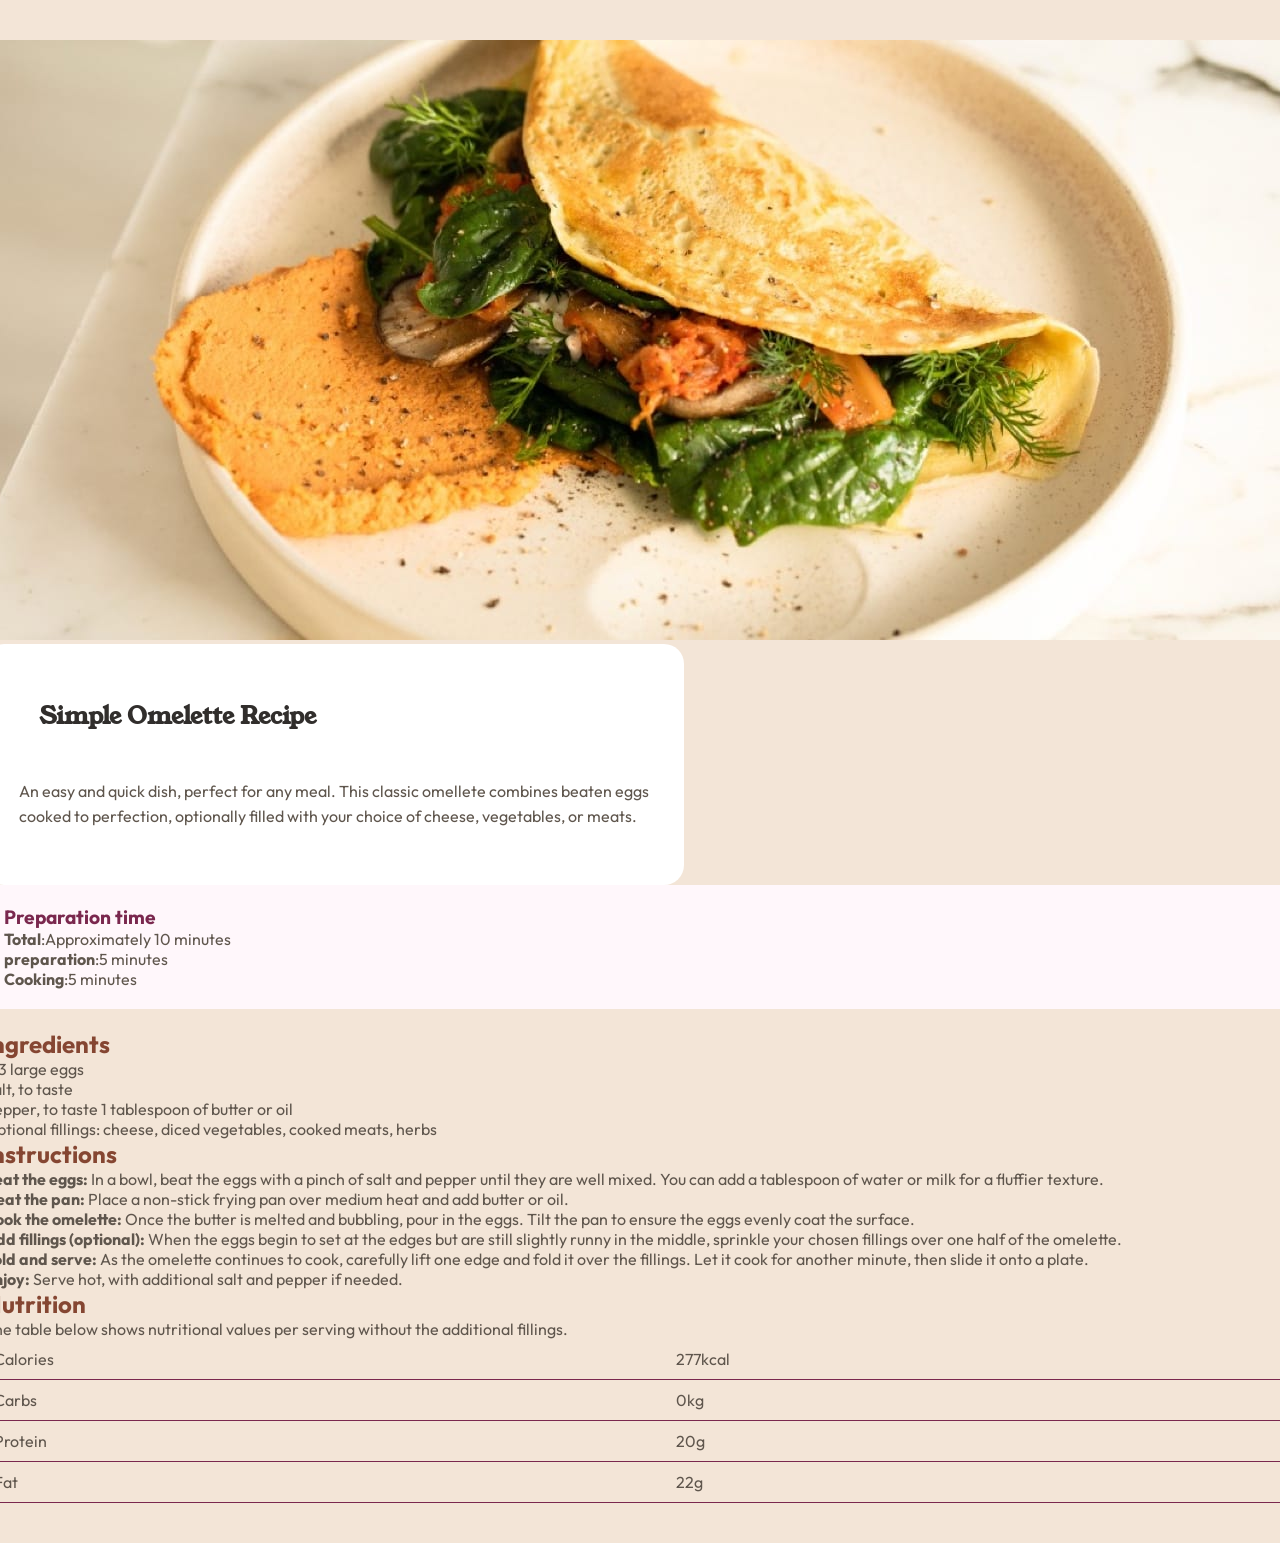
<file: index.html>
<!DOCTYPE html> 
<html>
    <head>
        <title>Recipe page</title>
        <link rel="stylesheet" href="recipe.css">
    </head>
</html>
<body>
    <div class="Recipe">
    <div class="image">
        <img src="images/image-omelette.png">
    </div>

    <div  class="recipe">
        <h3>Simple Omelette Recipe</h3>
        <p><br>An easy and quick dish, perfect for any meal. This classic omellete combines beaten eggs</br> cooked to perfection, optionally filled with your choice of cheese, vegetables, or meats.</p>
    </div>
    <div class="preparation-time">
        <h3>Preparation time</h3>
        <ul>
            <li><b>Total</b>:Approximately 10 minutes</li>
            <li><b>preparation</b>:5 minutes</li>
            <li><b>Cooking</b>:5 minutes</li>
        </ul>
    </div>

    <div class="Ingredients">
        <h3> Ingredients</h3>
        <ul>
            <li>2-3 large eggs</li>
            <li>Salt, to taste</li>
            <li>Pepper, to taste 1 tablespoon of butter or oil</li>
            <li>Optional fillings: cheese, diced vegetables, cooked meats, herbs</li>
        </ul>
    </div>

    <div class="Instructions">
        <h3>Instructions</h3>
        <ol>
            <li><b>Beat the eggs:</b> In a bowl, beat the eggs with a pinch of salt and pepper until they are well mixed. You can add a tablespoon of water or milk for a fluffier texture.</li>
            <li><b>Heat the pan:</b> Place a non-stick frying pan over medium heat and add butter or oil.</li>
            <li><b>Cook the omelette:</b> Once the butter is melted and bubbling, pour in the eggs. Tilt the pan to ensure the eggs evenly coat the surface.</li>
            <li><b> Add fillings (optional):</b> When the eggs begin to set at the edges but are still slightly runny in the middle, sprinkle your chosen fillings over one half of the omelette.</li>
            <li><b>Fold and serve:</b> As the omelette continues to cook, carefully lift one edge and fold it over the fillings. Let it cook for another minute, then slide it onto a plate.</li>
            <li><b>Enjoy:</b> Serve hot, with additional salt and pepper if needed.</li>
        </ol>
    </div>

    <div class="Nutrition">
        <h3>Nutrition</h3>
        <table class="table">
            <tr>
                <td>Calories</td>
                <td>277kcal</td>
            </tr>        <p>The table below shows nutritional values per serving without the additional fillings.</p>

            <tr>
                <td>Carbs</td>
                <td>0kg</td>
            </tr>
            <tr>
                <td>Protein</td>
                <td>20g</td>
            </tr>
            <tr>
                <td>Fat</td>
                <td>22g</td>
            </tr>
        </table>
        <div>
            <footer class="attribution">
            </footer>
        </div>
    </div>
</body>
</file>
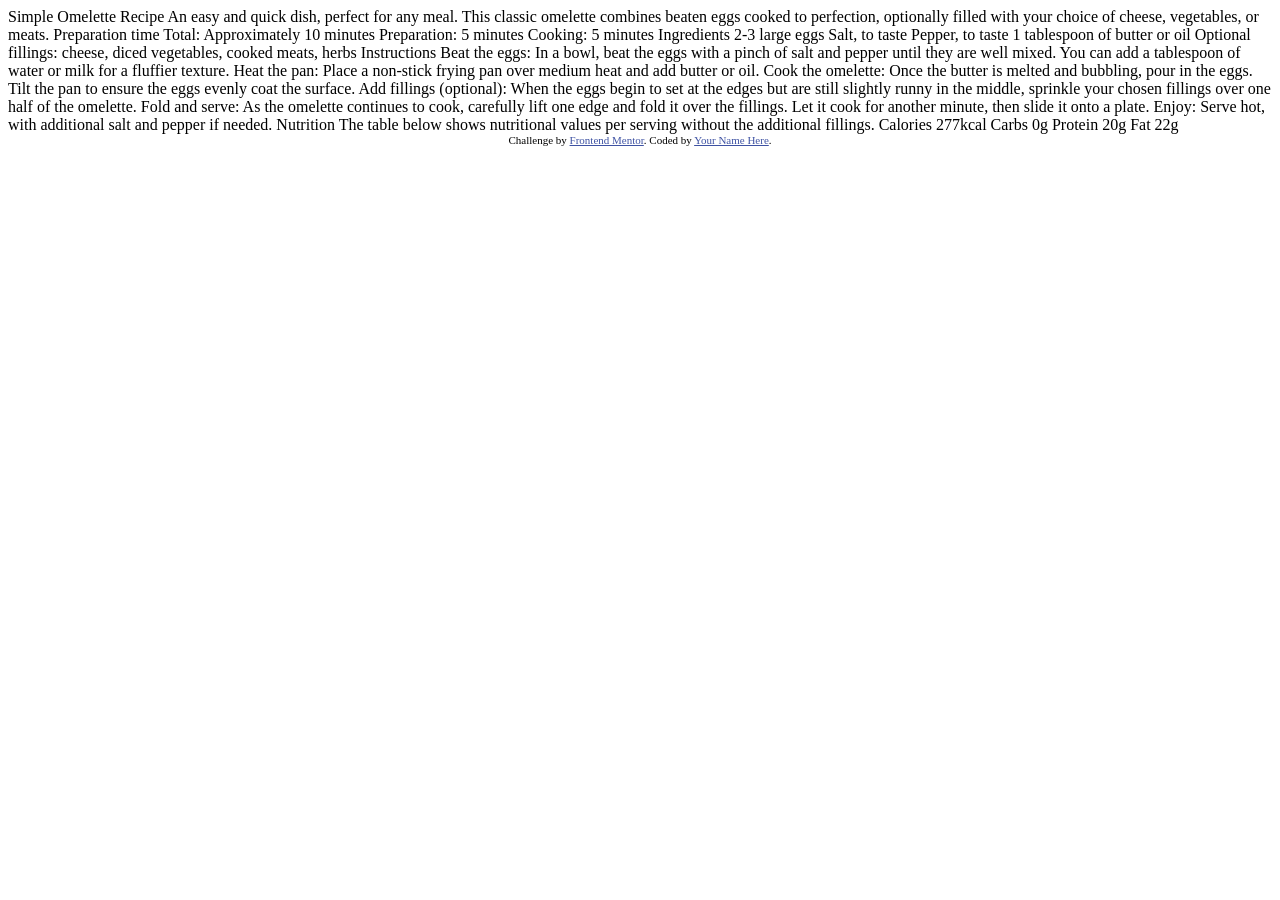
<file: images/recipe-page-main/index.html>
<!DOCTYPE html>
<html lang="en">
<head>
  <meta charset="UTF-8">
  <meta name="viewport" content="width=device-width, initial-scale=1.0"> <!-- displays site properly based on user's device -->

  <link rel="icon" type="image/png" sizes="32x32" href="./assets/images/favicon-32x32.png">
  
  <title>Frontend Mentor | Recipe page</title>

  <!-- Feel free to remove these styles or customise in your own stylesheet 👍 -->
  <style>
    .attribution { font-size: 0.6875rem; text-align: center; }
    .attribution a { color: hsl(228, 45%, 44%); }
  </style>
</head>
<body>

  Simple Omelette Recipe

  An easy and quick dish, perfect for any meal. This classic omelette combines beaten eggs cooked 
  to perfection, optionally filled with your choice of cheese, vegetables, or meats.

  Preparation time

  Total: Approximately 10 minutes
  Preparation: 5 minutes
  Cooking: 5 minutes

  Ingredients

  2-3 large eggs
  Salt, to taste
  Pepper, to taste
  1 tablespoon of butter or oil
  Optional fillings: cheese, diced vegetables, cooked meats, herbs

  Instructions

  Beat the eggs: In a bowl, beat the eggs with a pinch of salt and pepper until they are well mixed. 
  You can add a tablespoon of water or milk for a fluffier texture.

  Heat the pan: Place a non-stick frying pan over medium heat and add butter or oil.

  Cook the omelette: Once the butter is melted and bubbling, pour in the eggs. Tilt the pan to ensure 
  the eggs evenly coat the surface.

  Add fillings (optional): When the eggs begin to set at the edges but are still slightly runny in the 
  middle, sprinkle your chosen fillings over one half of the omelette.

  Fold and serve: As the omelette continues to cook, carefully lift one edge and fold it over the 
  fillings. Let it cook for another minute, then slide it onto a plate.

  Enjoy: Serve hot, with additional salt and pepper if needed.

  Nutrition

  The table below shows nutritional values per serving without the additional fillings.

  Calories
  277kcal

  Carbs
  0g

  Protein
  20g

  Fat
  22g
  
  <footer class="attribution">
    Challenge by <a href="https://www.frontendmentor.io?ref=challenge">Frontend Mentor</a>. 
    Coded by <a href="#">Your Name Here</a>.
  </footer>
</body>
</html>
</file>
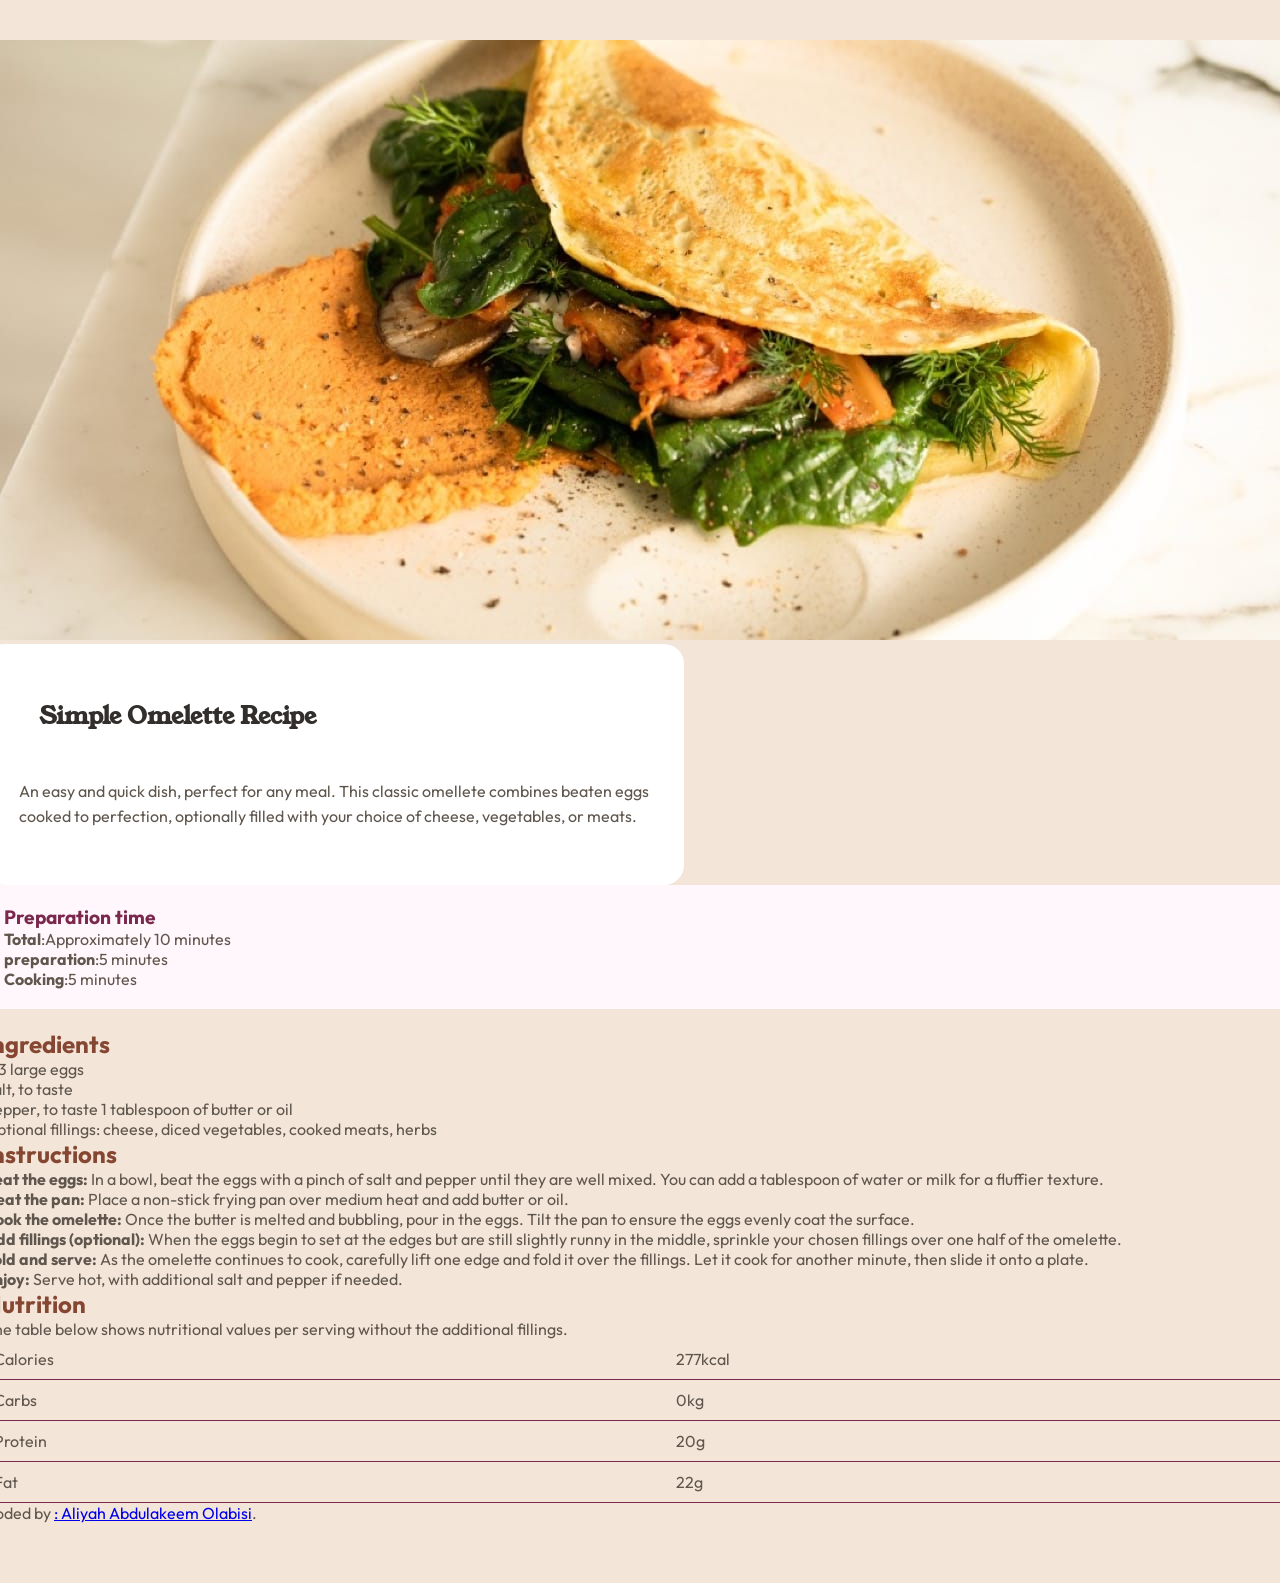
<file: recipe.html>
<!DOCTYPE html> 
<html>
    <head>
        <title>Recipe page</title>
        <link rel="stylesheet" href="recipe.css">
    </head>
</html>
<body>
    <div class="Recipe">
    <div class="image">
        <img src="images/image-omelette.png">
    </div>

    <div  class="recipe">
        <h3>Simple Omelette Recipe</h3>
        <p><br>An easy and quick dish, perfect for any meal. This classic omellete combines beaten eggs</br> cooked to perfection, optionally filled with your choice of cheese, vegetables, or meats.</p>
    </div>
    <div class="preparation-time">
        <h3>Preparation time</h3>
        <ul>
            <li><b>Total</b>:Approximately 10 minutes</li>
            <li><b>preparation</b>:5 minutes</li>
            <li><b>Cooking</b>:5 minutes</li>
        </ul>
    </div>

    <div class="Ingredients">
        <h3> Ingredients</h3>
        <ul>
            <li>2-3 large eggs</li>
            <li>Salt, to taste</li>
            <li>Pepper, to taste 1 tablespoon of butter or oil</li>
            <li>Optional fillings: cheese, diced vegetables, cooked meats, herbs</li>
        </ul>
    </div>

    <div class="Instructions">
        <h3>Instructions</h3>
        <ol>
            <li><b>Beat the eggs:</b> In a bowl, beat the eggs with a pinch of salt and pepper until they are well mixed. You can add a tablespoon of water or milk for a fluffier texture.</li>
            <li><b>Heat the pan:</b> Place a non-stick frying pan over medium heat and add butter or oil.</li>
            <li><b>Cook the omelette:</b> Once the butter is melted and bubbling, pour in the eggs. Tilt the pan to ensure the eggs evenly coat the surface.</li>
            <li><b> Add fillings (optional):</b> When the eggs begin to set at the edges but are still slightly runny in the middle, sprinkle your chosen fillings over one half of the omelette.</li>
            <li><b>Fold and serve:</b> As the omelette continues to cook, carefully lift one edge and fold it over the fillings. Let it cook for another minute, then slide it onto a plate.</li>
            <li><b>Enjoy:</b> Serve hot, with additional salt and pepper if needed.</li>
        </ol>
    </div>

    <div class="Nutrition">
        <h3>Nutrition</h3>
        <table class="table">
            <tr>
                <td>Calories</td>
                <td>277kcal</td>
            </tr>        <p>The table below shows nutritional values per serving without the additional fillings.</p>

            <tr>
                <td>Carbs</td>
                <td>0kg</td>
            </tr>
            <tr>
                <td>Protein</td>
                <td>20g</td>
            </tr>
            <tr>
                <td>Fat</td>
                <td>22g</td>
            </tr>
        </table>
        <div>
            <footer class="attribution">
                Coded by <a href="#">: Aliyah Abdulakeem Olabisi</a>.
            </footer>
        </div>
    </div>
    </
</body>
<
</file>
<file: recipe.css>
@import url('https://fonts.googleapis.com/css2?family=Outfit:wght@100..900&family=Young+Serif&display=swap');
@import url('https://fonts.googleapis.com/css2?family=Outfit:wght@100..900&family=Young+Serif&display=swap');

* {
    margin: 0;
    padding: 0;
    box-sizing: border-box;
}

body {
    background-color: #F3E5D7;
    color: #5f564d;
    font-family: 'Outfit', sans-serif;
    padding: 40px;
    display: flex;
    justify-content: center;
}

.recipe {
    background: white;
    max-width: 700px;
    width: 100%;
    padding: 35px;
    border-radius: 20px;
}

.recipe img {
    width: 100%;
    border-radius: 12px;
    display: block;
    margin-bottom: 25px;
}

.recipe h1, .recipe h3 {
    font-family: "Young Serif", serif;
    color: #312E2C;
}

.recipe h1 {
    margin-bottom: 15px;
}

.recipe p {
    line-height: 1.6;
    margin-bottom: 20px;
}

.recipe h3 {
    font-size: 24px;
    margin: 20px;
}

.preparation-time {
    background: #FFF7FB;
    padding: 20px;
    border-radius: 12px;
    margin-bottom: 20px;
}

.preparation-time h3 {
    color: #7A284E;
    font-size: 1.2rem;
    margin-top: 0;
}

.Ingredients h3, .Instructions h3, .Nutrition h3 {
    font-size: 24px;
    color: #854632;
}

.recipe ul, .recipe ol {
    padding-left: 22px;
    line-height: 1.8;
}

.recipe li {
    padding-left: 8px;
    margin-bottom: 8px;
}

.table {
    border-collapse: collapse;
    width: 100%;
}

.table td {
    border-bottom: 1px solid #7A284E;
    padding: 10px;
}
</file>
